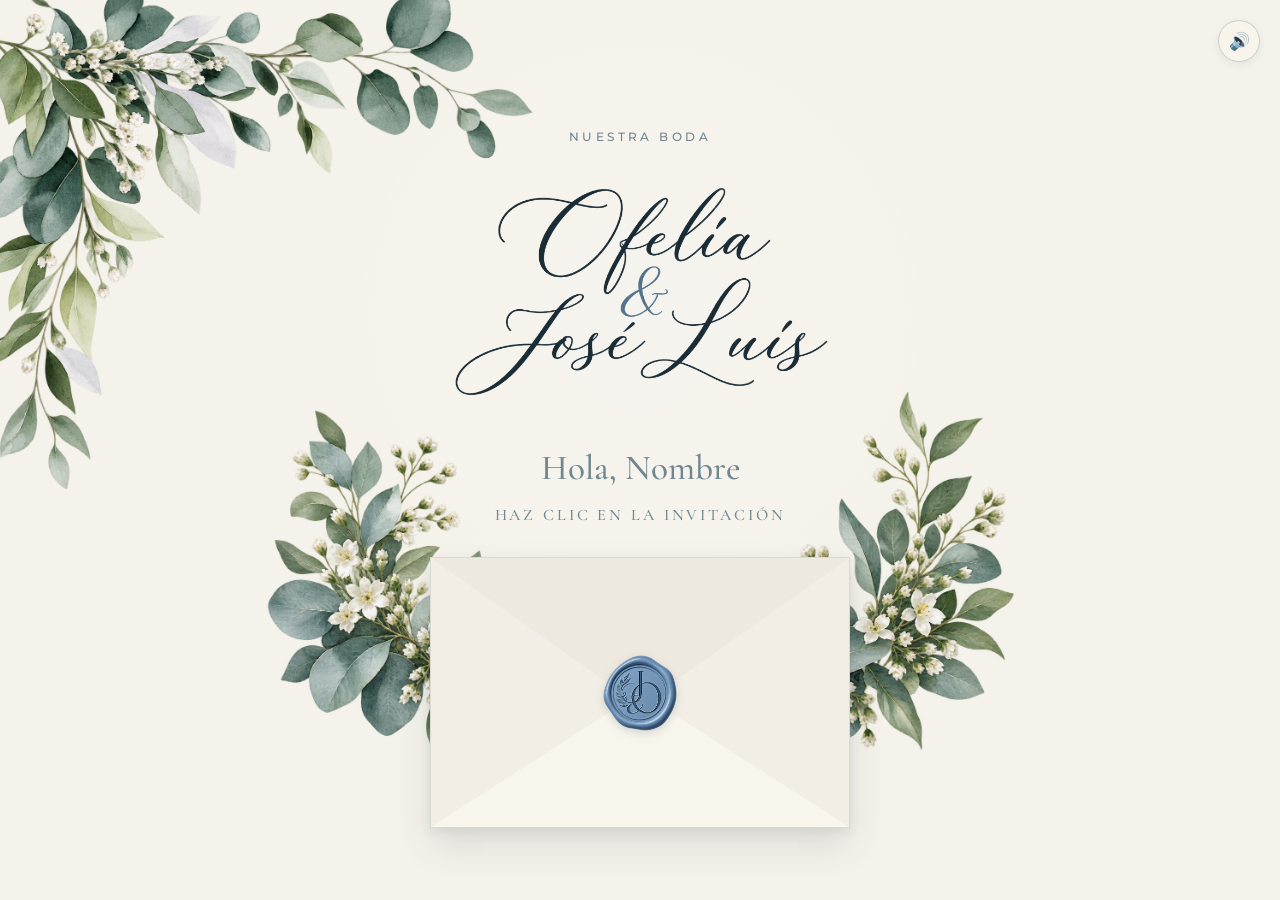
<file: index.html>
<!DOCTYPE html>
<html lang="es">
<head>
    <meta charset="UTF-8">
    <meta name="viewport" content="width=device-width, initial-scale=1.0">
    <link rel="preconnect" href="https://fonts.googleapis.com">
<link rel="preconnect" href="https://fonts.gstatic.com" crossorigin>

<link href="https://fonts.googleapis.com/css2?family=Cormorant+Garamond:ital,wght@0,300;0,400;0,500;0,600;0,700;1,300;1,400;1,500&family=Montserrat:wght@400;500;600&display=swap" rel="stylesheet">
    <title>Ofelia & José Luis</title>

    <link rel="stylesheet" href="style.css">
</head>

<body>
          <audio id="musicaBoda" loop>
    <source src="music/boda.mp3" type="audio/mpeg">
</audio>
<button id="botonMusica" class="boton-musica" aria-label="Silenciar música">
    🔊
</button>


    <main class="opening">
    <video
    class="video-fondo"
    autoplay
    muted
    loop
    playsinline
>
    <source src="videos/mar.mp4" type="video/mp4">
</video>
  

    <img 
        src="images/eucalyptus-top-left.png" 
        alt="" 
        class="eucalyptus eucalyptus-top-left"
    >

        <img 
    src="images/botanical-envelope.png" 
    alt="" 
    class="botanical-envelope"
>

  <div class="opening-content">

    <p class="opening-titulo">
        NUESTRA BODA
    </p>

    <img 
        src="images/nombres-novios.png" 
        alt="Ofelia & José Luis" 
        class="opening-nombres"
    >

    <p class="opening-nombre" id="nombre">
        Hola, Nombre
    </p>

    <p class="opening-abrir">
        HAZ CLIC EN LA INVITACIÓN
    </p>

</div>
<div class="envelope" id="envelope">
    <div class="envelope-flap"></div>
    <div class="envelope-body"></div>

    <div class="envelope-fold-left"></div>
    <div class="envelope-fold-right"></div>

    <img 
        src="images/sello-azul.png" 
        alt="" 
        class="envelope-seal"
    >
</div>
</main>
<section class="invitation" id="invitation">

    <div class="hero-invitacion">

    <img 
        src="images/foto-portada.png" 
        alt="Ofelia y José Luis"
        class="hero-foto"
    >
     <img 
        src="images/monograma.png" 
        alt="O J"
        class="hero-monograma"
    >

    <p class="hero-frase">
    NUESTRO PARA SIEMPRE<br>
    COMIENZA AQUÍ
</p>
        
<img 
    src="images/nombres-novios-blanco.png"
    alt="Ofelia y José Luis"
    class="hero-nombres"
>
       
<p class="hero-fecha">
    14 NOV 2026
</p>
<p class="hero-lugar">
    LA PAZ, BCS
</p>
<img 
    src="images/hojas.png"
    alt=""
    class="hero-hojas"
>
</div>

</section>




    <script src="script.js"></script>

</body>
</html>
</file>
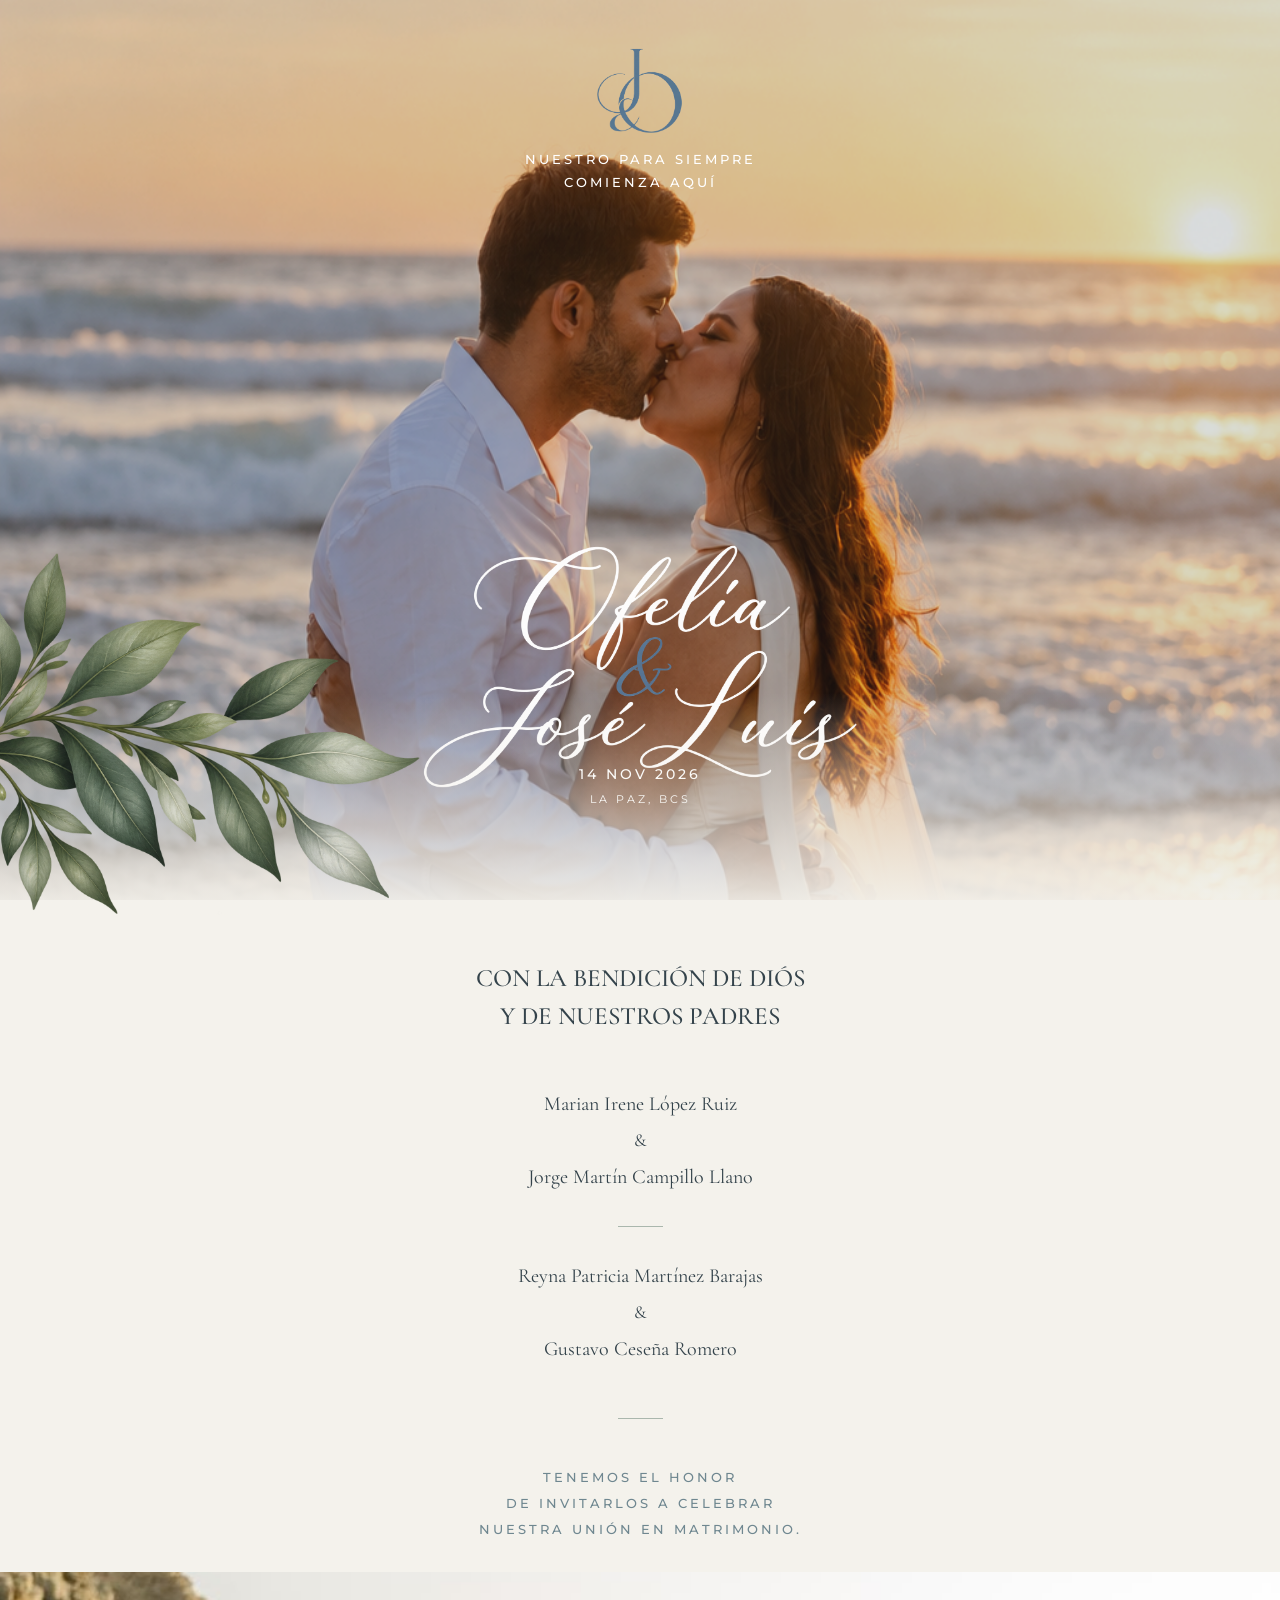
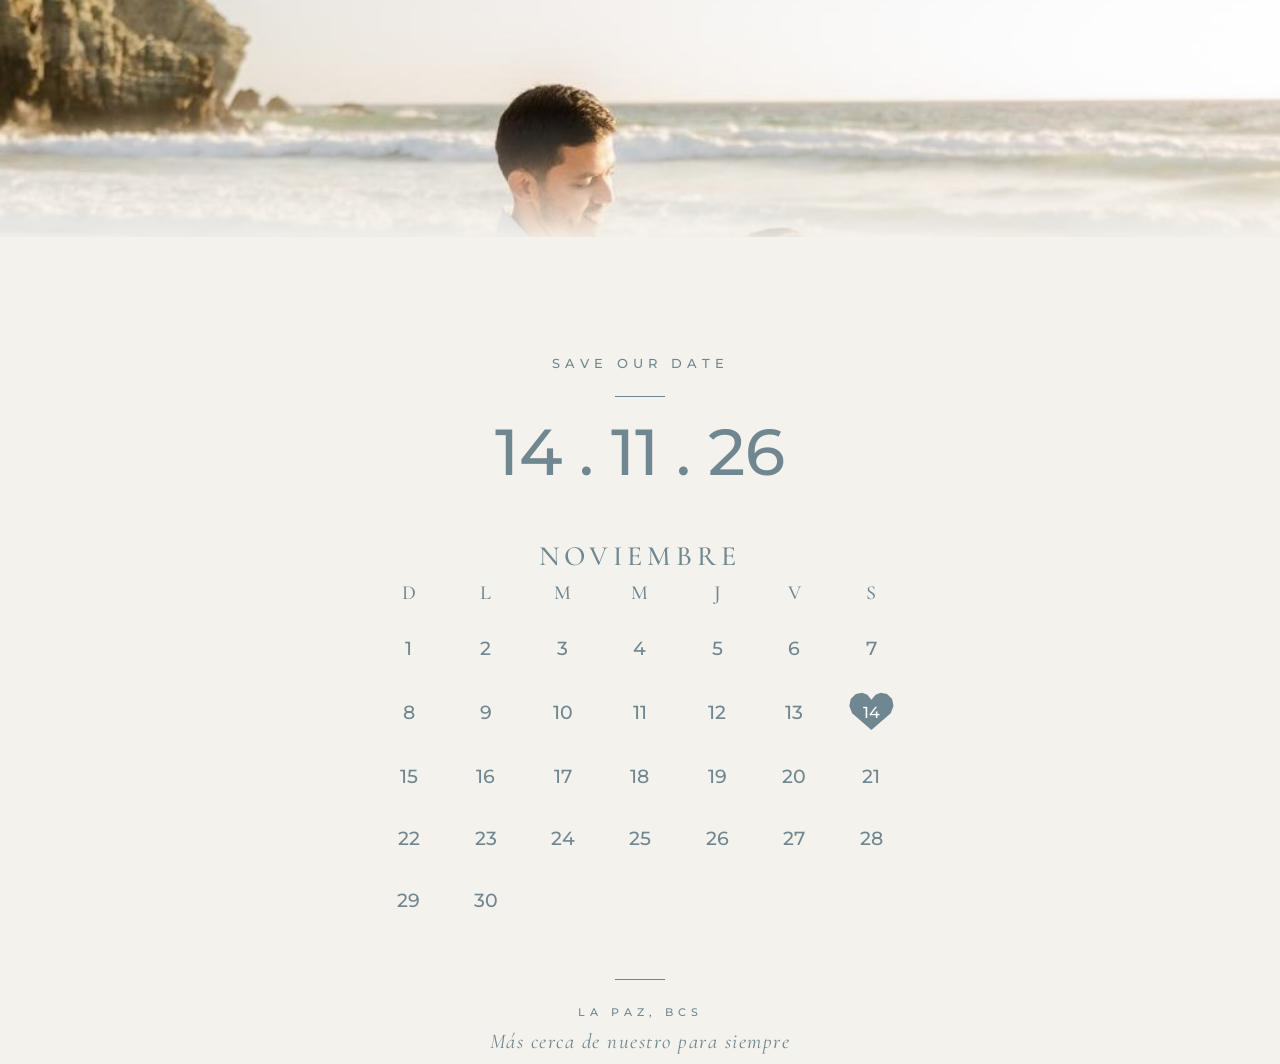
<file: invitacion.html>
<!DOCTYPE html>
<html lang="es">

<head>

    <meta charset="UTF-8">
    <meta name="viewport" content="width=device-width, initial-scale=1.0">

    <title>Ofelia & José Luis</title>

    <link rel="preconnect" href="https://fonts.googleapis.com">
    <link rel="preconnect" href="https://fonts.gstatic.com" crossorigin>

    <link href="https://fonts.googleapis.com/css2?family=Cormorant+Garamond:ital,wght@0,300;0,400;0,500;0,600;0,700;1,300;1,400;1,500&family=Montserrat:wght@400;500;600&display=swap" rel="stylesheet">

    <link rel="stylesheet" href="style.css">

</head>

<body>

    <main class="invitacion">

        <section class="hero-invitacion" >

            <img 
                src="images/foto-portada.png" 
                alt="Ofelia y José Luis"
                class="hero-foto"
            >

            <img 
                src="images/monograma.png" 
                alt="O J"
                class="hero-monograma"
            >

            <p class="hero-frase">
                NUESTRO PARA SIEMPRE<br>
                COMIENZA AQUÍ
            </p>

            <img 
                src="images/nombres-novios-blanco.png"
                alt="Ofelia y José Luis"
                class="hero-nombres"
            >

            <p class="hero-fecha">
                14 NOV 2026
            </p>

            <p class="hero-lugar">
                LA PAZ, BCS
            </p>
            <img 
    src="images/hojas.png"
    alt=""
    class="hero-hojas"
>

        </section>
        <section class="seccion-padres seccion-animada">

    <div class="padres-contenido">

        <p class="padres-titulo">
            CON LA BENDICIÓN DE DIÓS<br>
            Y DE NUESTROS PADRES
        </p>

        <div class="padres-bloque">
            <p>Marian Irene López Ruiz</p>
            <span>&</span>
            <p>Jorge Martín Campillo Llano</p>
        </div>

        <div class="padres-separador"></div>

        <div class="padres-bloque">
            <p>Reyna Patricia Martínez Barajas</p>
            <span>&</span>
            <p>Gustavo Ceseña Romero</p>
        </div>

    </div>

</section>
<section class="seccion-honor seccion-animada">

    <div class="honor-contenido">

        <div class="honor-separador"></div>

        <p class="honor-texto">
            TENEMOS EL HONOR<br>
            DE INVITARLOS A CELEBRAR<br>
            NUESTRA UNIÓN EN MATRIMONIO.
        </p>

    </div>

</section>
<section class="seccion-paisaje seccion-animada">

    <img
        src="images/paisaje1.jpeg"
        alt=""
        class="paisaje-foto"
    >

    <div class="paisaje-degradado"></div>
    
</section>

<!-- SECCIÓN SAVE OUR DATE -->
<section class="seccion-save-date seccion-animada">

    <!-- Decoración botánica -->
    

    <div class="save-contenido">

        <p class="save-titulo">
            SAVE OUR DATE
        </p>

        <div class="save-linea"></div>

        

        <p class="save-fecha">
            14 . 11 . 26
        </p>
        <p class="save-mes">
            NOVIEMBRE
        </p>


        <!-- CALENDARIO -->
        <div class="save-calendario">

            <div class="dias-semana">
                <span>D</span>
                <span>L</span>
                <span>M</span>
                <span>M</span>
                <span>J</span>
                <span>V</span>
                <span>S</span>
            </div>

            <div class="dias-mes">

                <span>1</span>
                <span>2</span>
                <span>3</span>
                <span>4</span>
                <span>5</span>
                <span>6</span>
                <span>7</span>

                <span>8</span>
                <span>9</span>
                <span>10</span>
                <span>11</span>
                <span>12</span>
                <span>13</span>

                <span class="dia-corazon">
                    <span class="corazon">14</span>
                </span>

                <span>15</span>
                <span>16</span>
                <span>17</span>
                <span>18</span>
                <span>19</span>
                <span>20</span>
                <span>21</span>

                <span>22</span>
                <span>23</span>
                <span>24</span>
                <span>25</span>
                <span>26</span>
                <span>27</span>
                <span>28</span>

                <span>29</span>
                <span>30</span>

            </div>

        </div>


        <div class="save-linea-inferior"></div>

        <p class="save-lugar">
            LA PAZ, BCS
        </p>

        <p class="save-frase">
            Más cerca de nuestro para siempre
        </p>

    </div>

</section>



    </main>
<script src="script.js"></script>
</body>

</html>
</file>
<file: style.css>
* {
    box-sizing: border-box;
}

:root {

    /* =========================
       PALETA DE COLORES
       ========================= */

    --color-azul: #6f8790;

    --color-azul-oscuro: #34434b;

    --color-verde: #7f9084;

    --color-verde-suave: #aab7ad;

    --color-marfil: #f4f2ec;

    --color-crema: #f8f5ed;

    --color-crema-oscuro: #eee9df;

    --color-blanco: #ffffff;

}


html,
body {
    margin: 0;
    padding: 0;
    width: 100%;
    min-height: 100%;
}

body {
    background: var(--color-marfil);
    color: var(--color-azul-oscuro);
    font-family: "Cormorant Garamond", serif;
}

.opening {
    position: relative;
    min-height: 100vh;
    width: 100%;
    overflow: hidden;

    background:
        radial-gradient(
            circle at 50% 35%,
            rgba(255, 255, 255, 0.65),
            transparent 55%
        ),
        var(--color-marfil);
}

.opening-content {
    position: relative;
    z-index: 2;

    min-height: 100vh;

    display: flex;
    flex-direction: column;
    justify-content: center;
    align-items: center;

    padding: 30px 20px 260px;
}

.opening-titulo {
    margin: 0 0 18px;

    color: var(--color-azul);

    font-family: "Montserrat", sans-serif;
    font-size: 0.78rem;
    font-weight: 500;

    letter-spacing: 0.28em;
    text-transform: uppercase;
    text-align: center;
}
.opening-nombres {
    display: block;
    width: min(520px, 100vw);
    height: auto;
    margin: 20px ;
}
.opening-nombre {
    margin: 28px auto 0;

    color: var(--color-azul);

    font-family: "Cormorant Garamond", serif;
    font-size: clamp(1.7rem, 3vw, 2.2rem);
    font-weight: 500;

    line-height: 1.2;
    text-align: center;
}

.eucalyptus {
    position: absolute;
    z-index: 1;
    pointer-events: none;
}

.eucalyptus-top-left {
    top: -20px;
    left: -20px;
    width: min(45vw, 560px);
    height: auto;
}

.eucalyptus-bottom-right {
    right: -20px;
    bottom: -20px;
    width: min(48vw, 600px);
    height: auto;
}

.opening-intro {
    margin: 24px auto 0;
    max-width: 500px;
    font-family: "Cormorant Garamond", serif;

    color: #5d6b70;

    font-size: clamp(1rem, 2vw, 1.25rem);
    font-weight: 400;
    line-height: 1.8;

    text-align: center;
    letter-spacing: 0.03em;
}

.opening-pases {
    margin: 24px auto 0;

    color: var(--color-azul-oscuro);

    font-family: "Cormorant Garamond", serif;
    font-size: clamp(1rem, 2vw, 1.25rem);
    font-weight: 500;

    line-height: 1.55;
    letter-spacing: 0.18em;

    text-align: center;
    text-transform: uppercase;
}

.opening-pases strong {
    color: var(--color-azul-oscuro);
    font-weight: 600;
}

.opening-abrir {
    
    color: var(--color-azul);;

    font-family: "Cormorant Garamond", serif;
    font-size: clamp(0.85rem, 1.6vw, 1rem);
    font-weight: 500;

    letter-spacing: 0.18em;

    text-align: center;
    text-transform: uppercase;
}

@media (max-width: 600px) {

    .eucalyptus-top-left {
        top: -10px;
        left: -10px;
        width: 70vw;
    }

    .eucalyptus-bottom-right {
    right: -10px;
    bottom: -10px;
    width: 70vw;
    }

    .opening-nombres {
    transform: translateY(-25px);
    }

    .envelope {
        bottom: 15%;
    }
    



}


.envelope {
    position: absolute;
    z-index: 3;

    left: 50%;
    bottom: 8%;

    width: min(420px, 72vw);
    aspect-ratio: 1.55 / 1;

    transform: translateX(-50%);

    background: var(--color-crema);

    border: 1px solid rgba(120, 130, 130, 0.25);

    box-shadow:
        0 18px 35px rgba(52, 67, 75, 0.12),
        0 4px 10px rgba(52, 67, 75, 0.08);

    overflow: hidden;

    perspective: 1000px;
}

.envelope-body {
    position: absolute;
    inset: 0;

    background: var(--color-crema);
}

.envelope-flap {
    position: absolute;
    z-index: 2;

    top: 0;
    left: 0;

    width: 100%;
    height: 55%;

    background: var(--color-crema-oscuro);

    clip-path: polygon(0 0, 100% 0, 50% 100%);

    border-bottom: 1px solid rgba(120, 130, 130, 0.2);

    transform-origin: top center;

    transition: transform 1s ease;

    backface-visibility: hidden;
}

.envelope-fold-left,
.envelope-fold-right {
    position: absolute;
    z-index: 1;

    top: 0;
    bottom: 0;

    width: 50%;

    background: #f2eee5;
}

.envelope-fold-left {
    left: 0;

    clip-path: polygon(
        0 0,
        100% 50%,
        0 100%
    );
}

.envelope-fold-right {
    right: 0;

    clip-path: polygon(
        100% 0,
        0 50%,
        100% 100%
    );
}

.envelope-seal {
    position: absolute;
    z-index: 4;

    top: 50%;
    left: 50%;

    width: 82px;
    height: 82px;

    object-fit: contain;

    transform: translate(-50%, -50%);

    filter: drop-shadow(0 3px 4px rgba(52, 67, 75, 0.18));
}

.envelope-seal {
    position: absolute;
    z-index: 4;

    top: 50%;
    left: 50%;

    width: 82px;
    height: 82px;

    object-fit: contain;

    transform: translate(-50%, -50%);

    filter: drop-shadow(0 3px 4px rgba(52, 67, 75, 0.18));
}

.envelope-seal {
    cursor: pointer;
    transition:
        transform 0.8s ease,
        opacity 0.8s ease;
}

.envelope-seal.sello-abierto {
    transform: translate(-50%, -120%) rotate(-12deg);
    opacity: 0;
}

.envelope.sobre-abierto .envelope-flap {
    transform: rotateX(-170deg);
}

.envelope.sobre-zoom {
    animation: pequenoZoom 0.45s ease-in-out;
}

@keyframes pequenoZoom {
    0% {
        transform: translateX(-50%) scale(1);
    }

    45% {
        transform: translateX(-50%) scale(0.94);
    }

    75% {
        transform: translateX(-50%) scale(1.03);
    }

    100% {
        transform: translateX(-50%) scale(1);
    }
}

.invitation {
    display: none;

    min-height: 100vh;
    width: 100%;

    background: var(--color-marfil);

    position: relative;
}

.invitation-content {
    min-height: 100vh;

    display: flex;
    flex-direction: column;
    justify-content: center;
    align-items: center;

    text-align: center;

    padding: 40px 20px;
}

.invitation-small {
    margin: 0 0 20px;

    color: var(--color-azul);

    font-size: 0.85rem;
    letter-spacing: 0.18em;
    text-transform: uppercase;
}

.invitation h2 {
    margin: 0;

    color: var(--color-azul-oscuro);

    font-family: Georgia, serif;
    font-size: clamp(3rem, 8vw, 6rem);
    font-weight: 400;
}

.invitation-date {
    margin: 25px 0 0;

    color: var(--color-azul);

    font-size: 1rem;
    letter-spacing: 0.15em;
}

.botanical-envelope {
    position: absolute;
    z-index: 2;

    left: 50%;
    bottom: 15%;

    width: min(760px, 100vw);
    height: auto;

    transform: translateX(-50%);

    pointer-events: none;
}

@media (max-width: 600px) {

    .envelope {
        bottom: 20%;
    }

}

/* Animación de entrada de la portada */

@keyframes aparecerPortada {
    from {
        opacity: 0;
        transform: translateY(-18px);
    }

    to {
        opacity: 1;
        transform: translateY(0);
    }
}

.opening {
    animation: aparecerPortada 1.2s ease-out both;
}


.boton-musica {
    position: fixed;
    z-index: 20;

    top: 20px;
    right: 20px;

    width: 42px;
    height: 42px;

    border: 1px solid rgba(111, 135, 144, 0.35);
    border-radius: 50%;

    background: rgba(248, 245, 237, 0.85);

    color: var(--color-azul);

    font-size: 17px;

    display: flex;
    align-items: center;
    justify-content: center;

    cursor: pointer;

    box-shadow: 0 3px 10px rgba(52, 67, 75, 0.08);

    backdrop-filter: blur(4px);

    transition:
        transform 0.2s ease,
        background 0.2s ease;
}

.boton-musica:hover {
    transform: scale(1.05);
}

.boton-musica:active {
    transform: scale(0.95);
}

.video-fondo {
    position: absolute;

    top: 0;
    left: 0;

    width: 100%;
    height: 100%;

    object-fit: cover;

    z-index: 0;

    filter: brightness(1.25);
}

.opening::before {
    content: "";

    position: absolute;
    inset: 0;

    z-index: 1;

    background: rgba(245, 242, 235, 0.85);

    pointer-events: none;
}



.hero-invitacion {
    position: relative;

    width: 100%;
    height: 100vh;   

    overflow: visible;
    z-index: 2;
}
.hero-invitacion::before {
    content: "";
    position: absolute;
    left: 0;
    bottom: -2%;

    width: 100%;
    height: 25%;

    background: linear-gradient(
        to bottom,
        rgba(245, 242, 235, 0) 0%,
        rgba(245, 242, 235, 0.35) 35%,
        var(--color-marfil) 100%
    );

    z-index: 3;
    pointer-events: none;
}

.hero-hojas {
    position: absolute;
    left: -5%;
    bottom: -2%;
    
    width: 38%;
    height: auto;

    z-index: 10;
    pointer-events: none;
}

.hero-invitacion::after {
    content: "";

    position: absolute;
    inset: 0;

    background: rgba(52, 67, 75, 0.18);

    pointer-events: none;
}

.hero-foto {
    width: 100%;
    height: 100%;

    object-fit: cover;
    object-position: center center;

    display: block;
}

.hero-monograma {
    position: absolute;
    top: 5%;
    left: 50%;
    transform: translateX(-50%);
    width: 110px;
    height: auto;
    z-index: 2;
}

.hero-frase {
    position: absolute;
    top: 15%;
    left: 50%;
    transform: translateX(-50%);
    width: 100%;
    text-align: center;

    font-family: "Montserrat", sans-serif;
    font-size: 13px;
    font-weight: 500;
    letter-spacing: 3px;
    line-height: 1.8;

    color: var(--color-blanco);

    z-index: 2;
}

.hero-nombres {
    position: absolute;
    top: 60%;
    left: 50%;
    transform: translateX(-50%);

    width: 90%;
    max-width: 600px;
    height: auto;

    display: block;
    margin: 0;

    z-index: 2;
}

.hero-fecha {
    position: absolute;
    top: 85%;
    left: 50%;
    transform: translateX(-50%);

    width: 100%;
    text-align: center;

    font-family: "Montserrat", sans-serif;
    font-size: 14px;
    font-weight: 500;
    letter-spacing: 3px;

    color: var(--color-blanco);

    margin: 0;
    z-index: 2;
}

.hero-lugar {
    position: absolute;
    top: 88%;
    left: 50%;
    transform: translateX(-50%);

    width: 100%;
    text-align: center;

    font-family: "Montserrat", sans-serif;
    font-size: 11px;
    font-weight: 400;
    letter-spacing: 3px;

    color: var(--color-blanco);

    margin: 0;
    z-index: 2;
}

.seccion-padres {
    position: relative;
    width: 100%;
    background: var(--color-marfil);
    display: flex;
    justify-content: center;
    align-items: flex-start;
    padding: 60px 20px 40px;
    box-sizing: border-box;
    z-index: 1;
}

.padres-contenido {
    width: 100%;
    max-width: 600px;

    text-align: center;
}

.padres-titulo {
    margin: 0 0 55px;

    font-family: "Cormorant Garamond", serif;
    font-size: 25px;
    line-height: 1.5;
    font-weight: 500;

    color: var(--color-azul-oscuro);
}

.padres-bloque {
    font-family: "Cormorant Garamond", serif;
    font-size: 20px;
    line-height: 1.4;

    color: var(--color-azul-oscuro);
}

.padres-bloque p {
    margin: 10px 0;
}

.padres-bloque span {
    display: block;
    margin: 4px 0;

    font-size: 18px;
}

.padres-separador {
    width: 45px;
    height: 1px;

    margin: 35px auto;

    background: var(--color-verde-suave);
}

/* =========================================
   SECCIÓN TENEMOS EL HONOR
   ========================================= */

.seccion-honor {
    position: relative;
    width: 100%;
    
    background: var(--color-marfil);

    display: flex;
    justify-content: center;
    align-items: center;

    padding: 30px 25px;

    box-sizing: border-box;

    z-index: 1;
}

.honor-contenido {
    width: 100%;
    max-width: 600px;

    text-align: center;
}

.honor-separador {
    width: 45px;
    height: 1px;

    margin: 0 auto 45px;

    background: var(--color-verde-suave);
}

.honor-texto {
    margin: 0;

    font-family: "Montserrat", sans-serif;
    font-size: 13px;
    font-weight: 500;

    letter-spacing: 3px;
    line-height: 2;

    color: var(--color-azul);

    text-align: center;
}


/* =========================================
   SECCIÓN PAISAJE
   ========================================= */

.seccion-paisaje {
    position: relative;

    width: 100%;  

    overflow: hidden;

    background: var(--color-marfil);
}

.paisaje-foto {
    width: 100%;
    height: 50%;

    object-fit: cover;
    object-position: center;

    display: block;
}

.paisaje-degradado { 
    position: absolute; 
    left: 0; 
    top: 15%; 
    width: 100%; 
    height: 35%; 

    background: linear-gradient( 
        to bottom, 
        rgba(245, 242, 235, 0) 0%, 
        rgba(245, 242, 235, 0.25) 40%, 
        var(--color-marfil) 100% 
    ); 
 
    pointer-events: none; 
}
/* =========================================
   SAVE OUR DATE
========================================= */

.seccion-save-date {
    position: relative;
    width: 100%;
    min-height: auto;
    background: var(--color-marfil);
    overflow: hidden;
    display: flex;
    justify-content: center;
    box-sizing: border-box;
}

.save-contenido {
    width: 100%;
    max-width: 620px;
    
    box-sizing: border-box;
    text-align: center;
}


/* SAVE OUR DATE */

.save-titulo {
    margin: 0;

    font-family: "Montserrat", sans-serif;
    font-size: 13px;
    font-weight: 500;
    letter-spacing: 5px;

    color: var(--color-azul);
}


/* línea */

.save-linea {
    width: 50px;
    height: 1px;
    margin: 25px auto 22px;
    background: var(--color-azul);
}


/* NOVIEMBRE */

.save-mes {
    margin: 0 0 8px;

    font-family: "Cormorant Garamond", serif;
    font-size: 28px;
    font-weight: 500;
    letter-spacing: 5px;

    color: var(--color-azul);
}


/* FECHA */

.save-fecha {
    margin: 0 0 55px;

    font-family: "Montserrat", sans-serif;
    font-size: 65px;
    font-weight: 500;
    line-height: 1;

    color: var(--color-azul);
}


/* =========================================
   CALENDARIO
========================================= */

.save-calendario {
    width: 100%;
    max-width: 540px;
    margin: 0 auto;
}

.dias-semana {
    display: grid;
    grid-template-columns: repeat(7, 1fr);

    margin-bottom: 24px;

    font-family: "Cormorant Garamond", serif;
    font-size: 20px;
    font-weight: 500;

    color: var(--color-azul);
}

.dias-semana span {
    display: flex;
    justify-content: center;
    align-items: center;
}


.dias-mes {
    display: grid;
    grid-template-columns: repeat(7, 1fr);

    row-gap: 24px;

    font-family: "Montserrat", sans-serif;
    font-size: 19px;
    font-weight: 500;

    color: var(--color-azul);
}

.dias-mes > span {
    min-height: 38px;

    display: flex;
    justify-content: center;
    align-items: center;
}


/* =========================================
   CORAZÓN DEL DÍA 14
========================================= */

.dia-corazon {
    display: flex;
    justify-content: center;
    align-items: center;
    min-height: 38px;
}

.corazon {
    position: relative;

    width: 46px;
    height: 42px;

    display: flex;
    justify-content: center;
    align-items: center;

    background: var(--color-azul);

    font-family: "Montserrat", sans-serif;
    font-size: 16px;
    font-weight: 500;

    color: var(--color-blanco);

    clip-path: polygon(
        50% 92%,
        8% 52%,
        2% 35%,
        5% 18%,
        16% 6%,
        30% 3%,
        41% 8%,
        50% 20%,
        59% 8%,
        70% 3%,
        84% 6%,
        95% 18%,
        98% 35%,
        92% 52%
    );
}
/* =========================================
   PARTE INFERIOR
========================================= */

.save-linea-inferior {
    width: 50px;
    height: 1px;

    margin: 60px auto 25px;

    background: var(--color-azul);
}

.save-lugar {
    margin: 0;

    font-family: "Montserrat", sans-serif;
    font-size: 11px;
    font-weight: 500;
    letter-spacing: 5px;

    color: var(--color-azul);
}

.save-frase {
    margin: 10px 0 0;

    font-family: "Cormorant Garamond", serif;
    font-size: 21px;
    font-style: italic;
    font-weight: 400;
    letter-spacing: 1.5px;

    color: var(--color-azul);
}


/* =========================================
   CELULAR
========================================= */

@media (max-width: 600px) {

    .save-contenido {
        padding: 20px 18px 25px;
    }

    .save-titulo {
        font-size: 15px;
        letter-spacing: 4px;
    }

    .save-mes {
        font-size: 27px;
    }

    .save-fecha {
        font-size: 58px;
        margin-bottom: 50px;
    }

    .dias-semana {
        font-size: 18px;
    }

    .dias-mes {
    font-family: "Montserrat", sans-serif;
    font-size: 13px;
    font-weight: 400;
    row-gap: 22px;
}

    .save-linea-inferior {
        margin-top: 50px;
    }

    .save-frase {
        font-size: 19px;
    }

    .corazon {
        width: 44px;
        height: 40px;
        font-family: "Montserrat", sans-serif;
        font-size: 15px;
        font-weight: 500;
    }
}

/* =========================================
   AJUSTE DE ESPACIOS ENTRE SECCIONES
========================================= */

/* Sección del texto de invitación */
.seccion-honor {
    min-height: auto;
    padding: 5px 25px 30px;
}


/* Sección de la fotografía */
.seccion-paisaje {
    height: 42vh;
    
}


/* La foto permanece pequeña */
.paisaje-foto {
    width: 100%;
    height: 70%;
    object-fit: cover;
    object-position: top;
    display: block;
}


/* Degradado pegado a la parte inferior de la foto */
.paisaje-degradado {
    top: 37%;
    bottom: auto;
    height: 35%;
}


/* SAVE OUR DATE */
.seccion-save-date {
    min-height: auto;
}

.save-contenido {
    padding-top: 5px;
    padding-bottom: 10px;
}

/* =========================================
   ANIMACIÓN DE APARICIÓN DE SECCIONES
========================================= */

.seccion-animada {
    opacity: 0;
    transform: translateY(35px);
    transition:
        opacity 1s ease,
        transform 1s ease;
}

.seccion-animada.visible {
    opacity: 1;
    transform: translateY(0);
}
</file>
